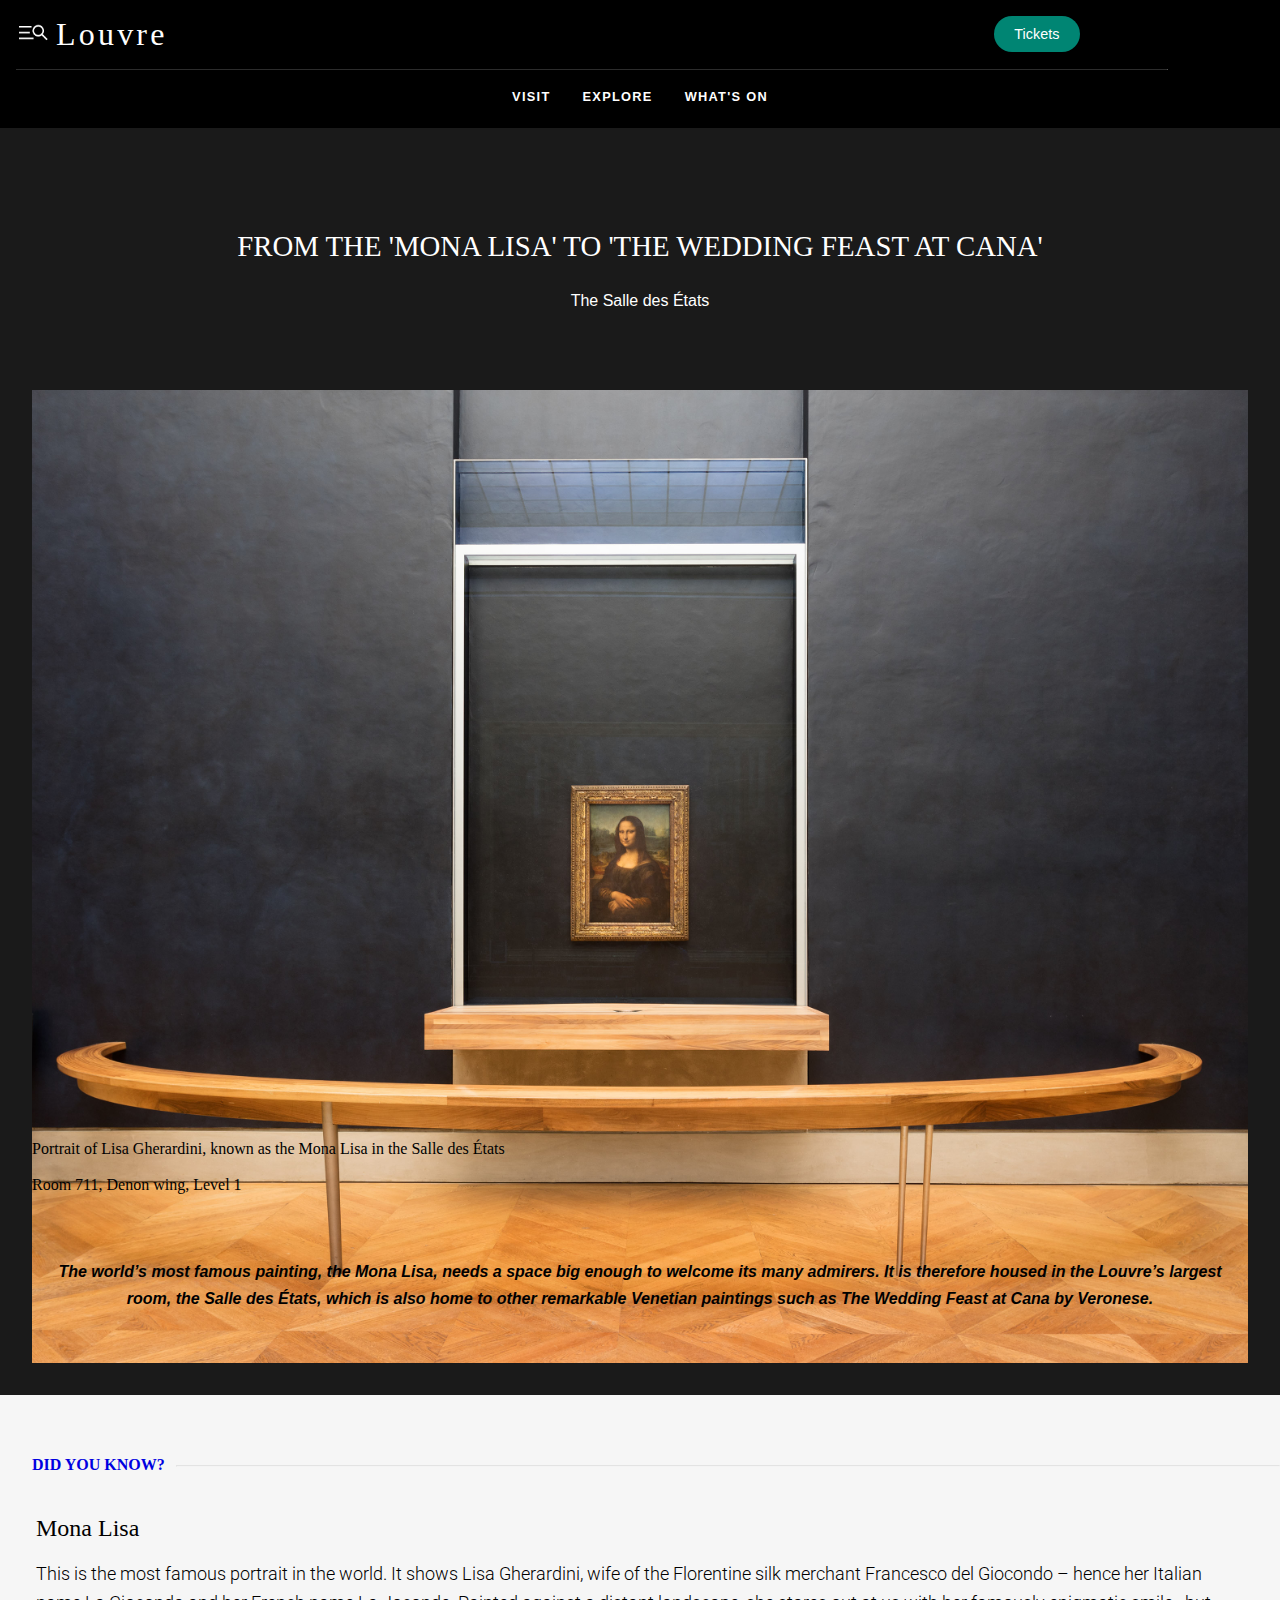
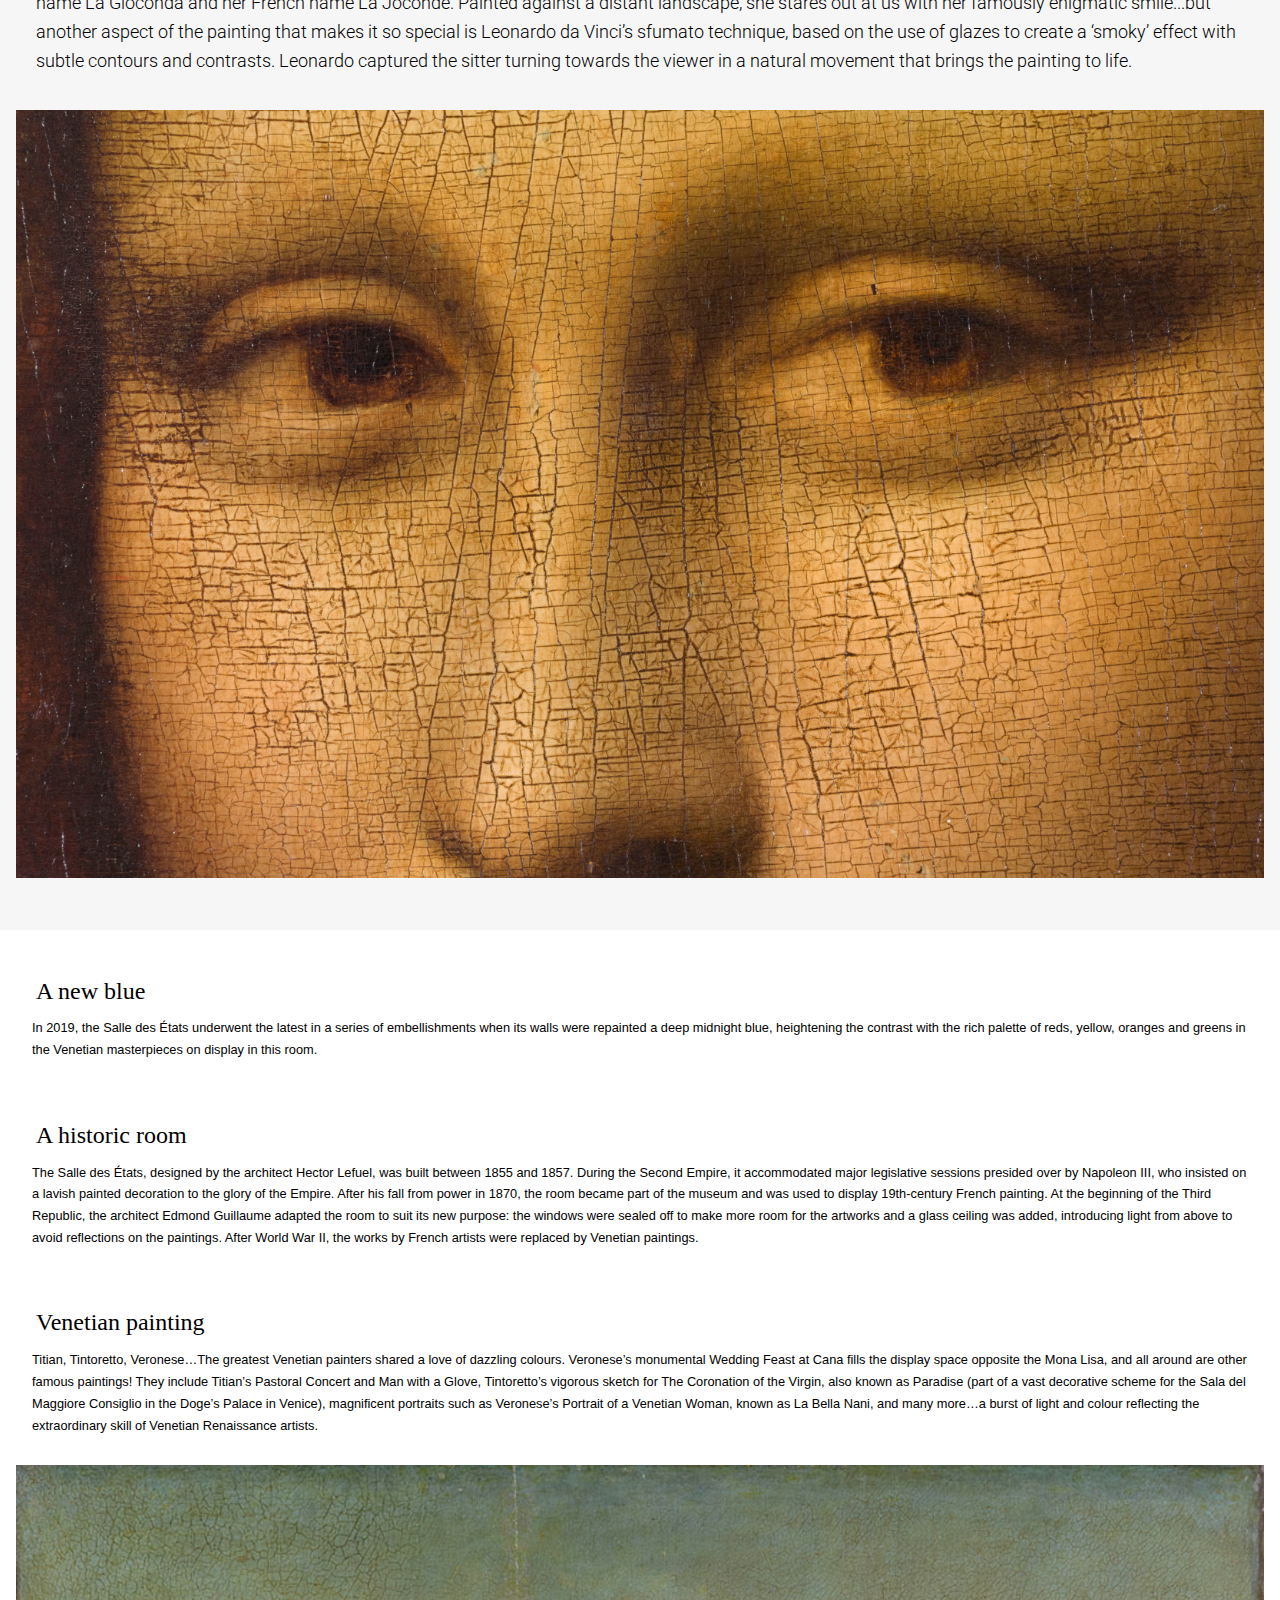
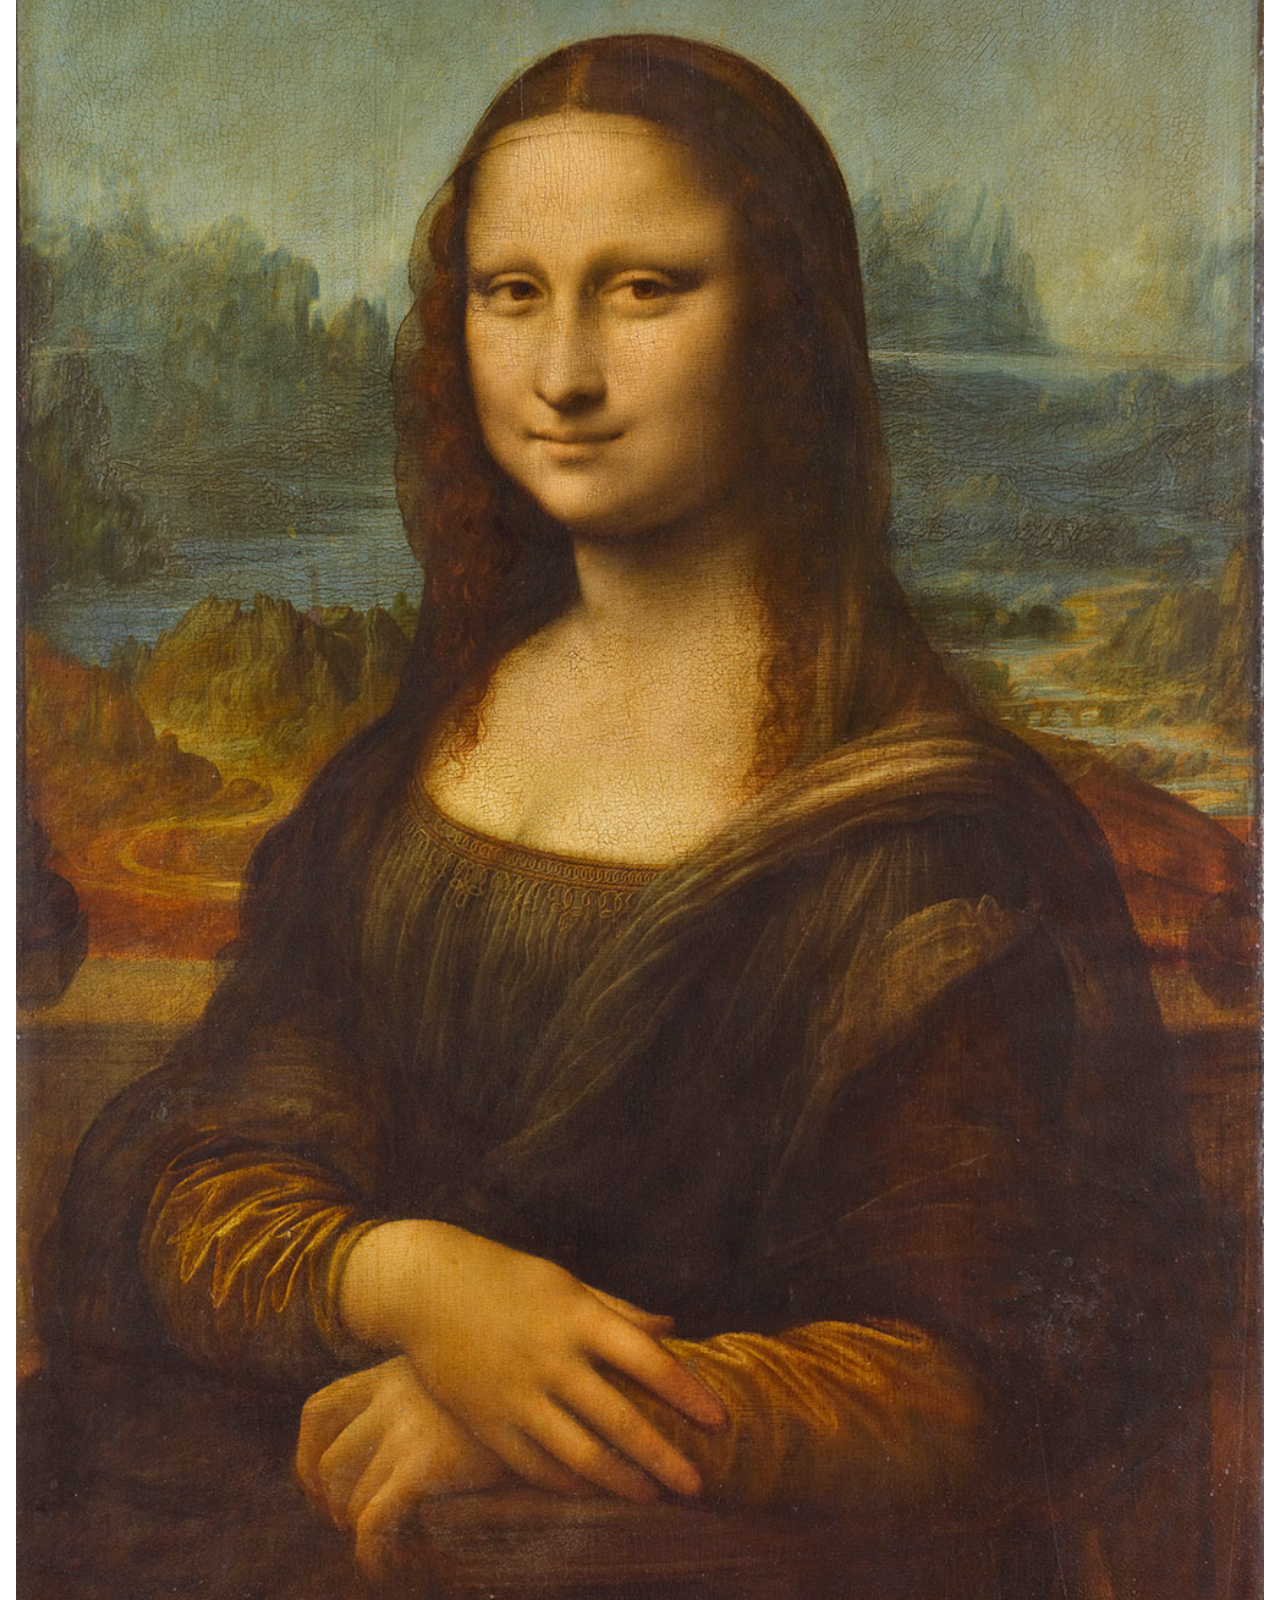
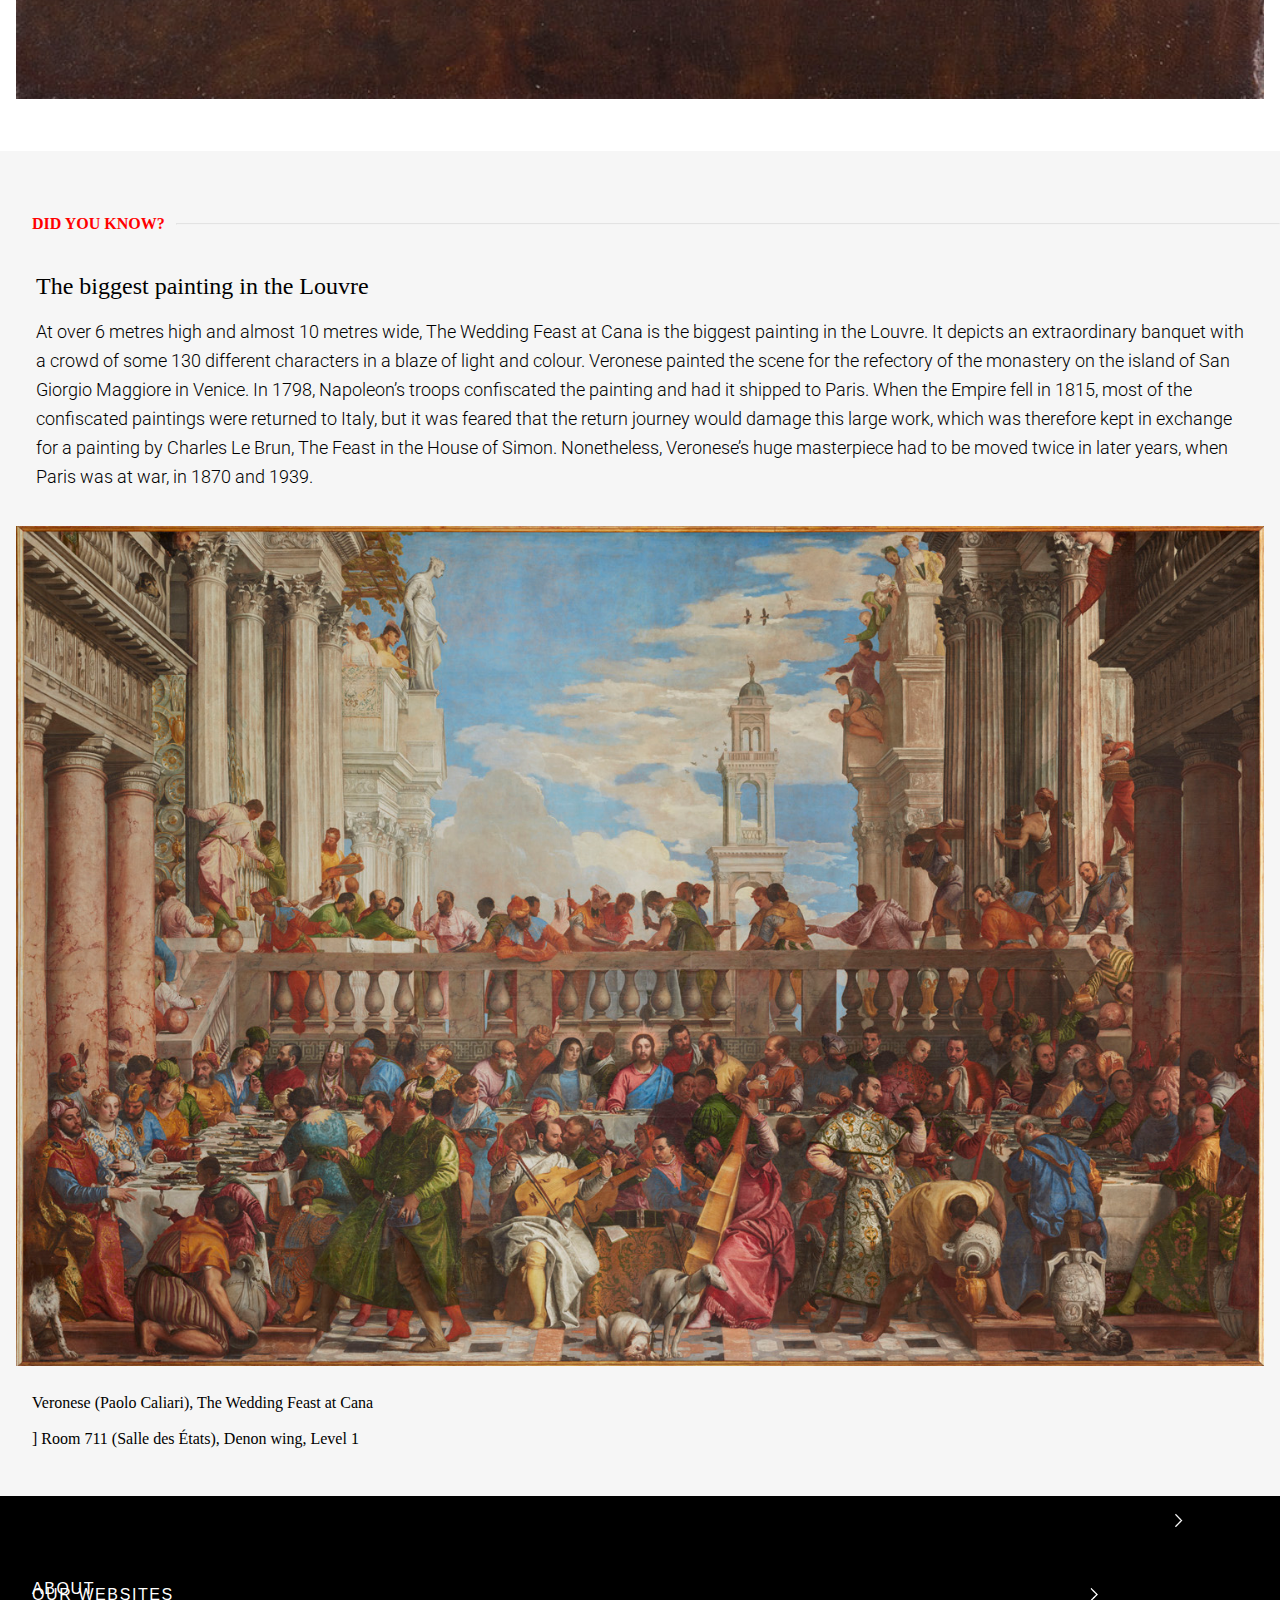
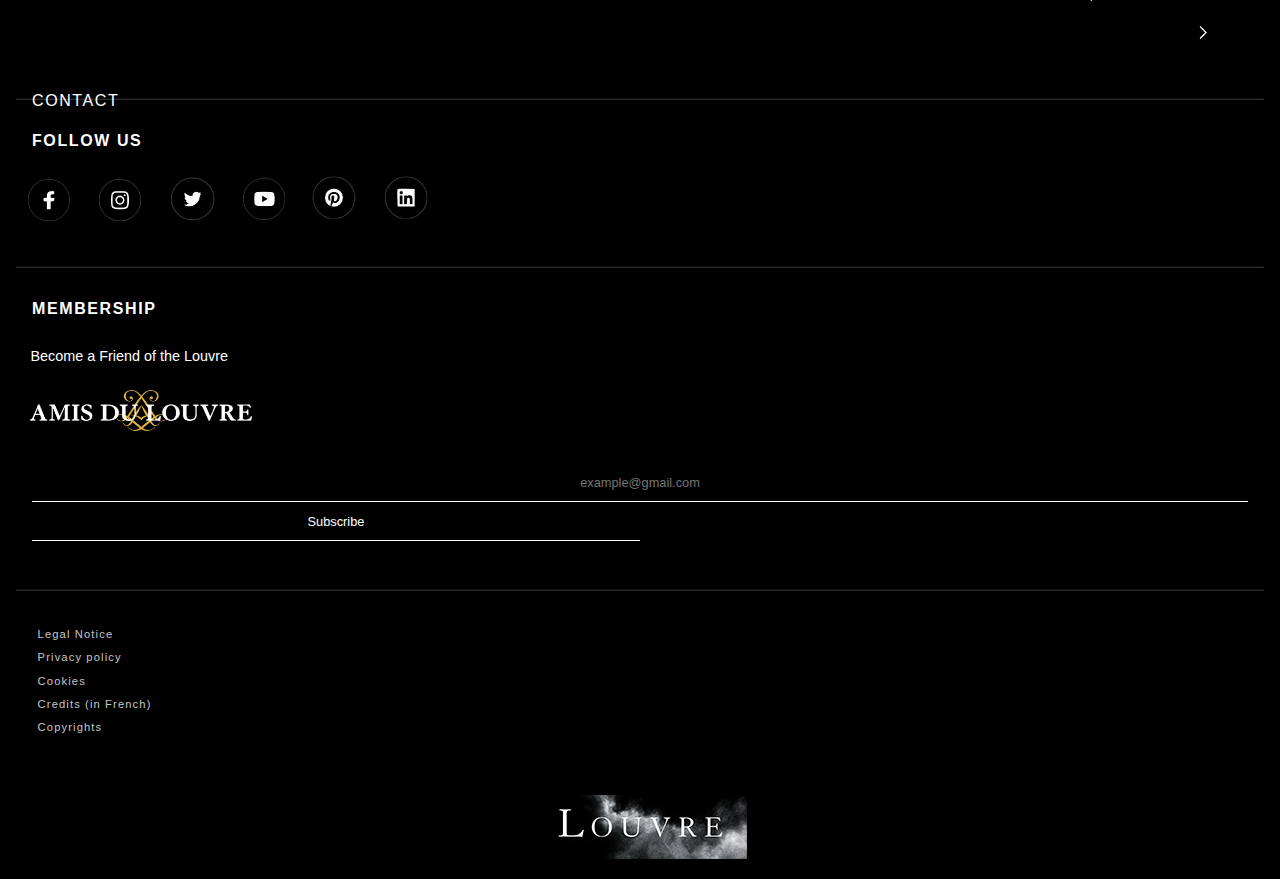
<file: monalisa.html>
<!doctype html>
<html lang="en">

<head>
	<meta charset="UTF-8">
	<meta name="Louvre" content="Glora Kwako">
	<meta name="viewport" content="width=device-width, initial-scale=1">
	<link rel="icon" type="image/svg+xml" href="images/minilogo.jpg">


	<title>Mona Lisa</title>
	<link href="https://fonts.googleapis.com/css2?family=Roboto:wght@100&display=swap" rel="stylesheet">

	<link href="styles/style.css" rel="stylesheet">
</head>

<body class="monalisa">
	<!-- hier is de hamburger menu (links boven) -->
	<header>
		<nav>
			<button class="icon">
				<img src="images/menu.png" alt="hamburger menu">
			</button>

			<ul class="menu">
				<li>
					<button class="icon-x">
						<img src="images/kruisje.png" alt="menu kruisje">
					</button>
					<!-- Bron: https://www.youtube.com/watch?v=UOGvJhvLUg0 -->
					<input type="text" placeholder="Search...">
				</li>
				<li>
					<hr>
				</li>
				<li>
					<a href="https://www.louvre.fr/en/visit">
						Visit
						<img src="images/pijl.png" alt="pijl naar rechts">
					</a>

					<a href="https://www.louvre.fr/en/explore">
						Explore
						<img src="images/pijl.png" alt="pijl naar rechts">
					</a>

					<a href="https://www.louvre.fr/en/what-s-on">
						What's on
						<img src="images/pijl.png" alt="pijl naar rechts">
					</a>
				</li>
				<li>
					<hr>
				</li>
				
				<li>
					<img src="images/paleis.jpg" alt="afbeelding paleis"> 
					<a href="https://boutique.louvre.fr/?lang=en">
						Online boutique 
					</a>
				</li>

				<li>
					<a href="https://www.louvre.fr/en/support-the-louvre">
						<img class="online" src="images/onlineb.png" alt="online boutique afbeelding">
					</a> 
					<a href="https://www.louvre.fr/en/the-louvre-in-france-and-around-the-world">
						<img class="online" src="images/onlineb2.png" alt="online boutique afbeelding">
					</a>
				</li>

				<li>
					<hr>
				</li>
				<li>
					<ul class="media">
						<li>
							<a href="https://www.facebook.com/museedulouvre">
								<img src="images/fb.png" alt="facebook">
							</a>

							<a href="https://www.instagram.com/museelouvre/">
								<img src="images/insta.png" alt="instagram">
							</a>

							<a href="https://twitter.com/museelouvre">
								<img src="images/tweet.png" alt="tweeter">
							</a>

							<a href="https://www.youtube.com/user/louvre">
								<img src="images/yt.png" alt="youtube">
							</a>

							<a href="https://www.pinterest.fr/museedulouvre/_created/">
								<img src="images/pint.png" alt="pinterest">
							</a>

							<a href="https://www.linkedin.com/company/musee-du-louvre/?originalSubdomain=fr">
								<img src="images/link.png" alt="linkedin">
							</a>
						</li>
					</ul>
				</li>
			</ul>
			<!-- navigatie balk -->
			<ul>
				<li>
					<a href="index.html">Louvre</a>
				</li>
				<li>
					<button> Tickets </button>
				</li>
			</ul>
			<hr>
			<ul>
				<li>
					<a href="https://www.louvre.fr/en/visit">VISIT</a>
				</li>
				<li>
					<a href="https://www.louvre.fr/en/explore">EXPLORE</a>
				</li>
				<li>
					<a href="https://www.louvre.fr/en/what-s-on">WHAT'S ON </a>
				</li>
			</ul>
		</nav>
	</header>

	<main>
		 <section>
			<h2>FROM THE 'MONA LISA' TO 'THE WEDDING FEAST AT CANA'</h2>
			<p>The Salle des États </p>
			<img src="images/monalisa.jpg" alt="de mona lisa">
		</section> 

		<section>
			<h4>Portrait of Lisa Gherardini, known as the Mona Lisa in the Salle des États
				<br> <br> Room 711, Denon wing, Level 1</h4>
		</section> 

		<section>
			<h4>The world’s most famous painting, the Mona Lisa, needs a space big enough to welcome its many admirers.
				It is therefore housed in the Louvre’s largest room, the Salle des États, which is also home to other
				remarkable Venetian paintings such as The Wedding Feast at Cana by Veronese. 
			</h4>
		</section> 

		<article>
			<h4>DID YOU KNOW?</h4>
			<hr>
			<h3>Mona Lisa</h3>
			<p>This is the most famous portrait in the world. It shows Lisa Gherardini, wife of the Florentine silk
				merchant Francesco del Giocondo – hence her Italian name La Gioconda and her French name La Joconde.
				Painted against a distant landscape, she stares out at us with her famously enigmatic smile...but
				another aspect of the painting that makes it so special is Leonardo da Vinci’s sfumato technique, based
				on the use of glazes to create a ‘smoky’ effect with subtle contours and contrasts. Leonardo captured
				the sitter turning towards the viewer in a natural movement that brings the painting to life. </p>
			<img src="images/monalisaeyes.jpg" alt="mona lisa ogen">
		</article> 

		<article>
			<h3>A new blue </h3>
			<p>In 2019, the Salle des États underwent the latest in a series of embellishments when its walls were
				repainted a deep midnight blue, heightening the contrast with the rich palette of reds, yellow, oranges
				and greens in the Venetian masterpieces on display in this room.</p>

			<h3>A historic room </h3>
			<p>The Salle des États, designed by the architect Hector Lefuel, was built between 1855 and 1857. During the
				Second Empire, it accommodated major legislative sessions presided over by Napoleon III, who insisted on
				a lavish painted decoration to the glory of the Empire. After his fall from power in 1870, the room
				became part of the museum and was used to display 19th-century French painting. At the beginning of the
				Third Republic, the architect Edmond Guillaume adapted the room to suit its new purpose: the windows
				were sealed off to make more room for the artworks and a glass ceiling was added, introducing light from
				above to avoid reflections on the paintings. After World War II, the works by French artists were
				replaced by Venetian paintings.</p>

			<h3>Venetian painting </h3>
			<p>Titian, Tintoretto, Veronese…The greatest Venetian painters shared a love of dazzling colours. Veronese’s
				monumental Wedding Feast at Cana fills the display space opposite the Mona Lisa, and all around are
				other famous paintings! They include Titian’s Pastoral Concert and Man with a Glove, Tintoretto’s
				vigorous sketch for The Coronation of the Virgin, also known as Paradise (part of a vast decorative
				scheme for the Sala del Maggiore Consiglio in the Doge’s Palace in Venice), magnificent portraits such
				as Veronese’s Portrait of a Venetian Woman, known as La Bella Nani, and many more…a burst of light and
				colour reflecting the extraordinary skill of Venetian Renaissance artists. </p>

			<img src="images/portret.jpg" alt="portret mona lisa">
		</article> 

		<article>
			<h4>DID YOU KNOW?</h4>
			<hr>
			<h3>The biggest painting in the Louvre</h3>
			<p>At over 6 metres high and almost 10 metres wide, The Wedding Feast at Cana is the biggest painting in the
				Louvre. It depicts an extraordinary banquet with a crowd of some 130 different characters in a blaze of
				light and colour.
				Veronese painted the scene for the refectory of the monastery on the island of San Giorgio Maggiore in
				Venice. In 1798, Napoleon’s troops confiscated the painting and had it shipped to Paris. When the Empire
				fell in 1815, most of the confiscated paintings were returned to Italy, but it was feared that the
				return journey would damage this large work, which was therefore kept in exchange for a painting by
				Charles Le Brun, The Feast in the House of Simon. Nonetheless, Veronese’s huge masterpiece had to be
				moved twice in later years, when Paris was at war, in 1870 and 1939. </p>
			<img src="images/schilderij.jpg" alt="schilderij">
			<p>Veronese (Paolo Caliari), The Wedding Feast at Cana <br> <br>] Room 711 (Salle des États), Denon wing, Level 1</p>
		</article> 
	</main>

	<footer>
		<ul>
			<li>
				<a href="https://www.louvre.fr/en/visit/museum-rules"> 
					ABOUT
					<img src="images/pijl.png" alt="pijl naar rechts">
				</a>
			</li>
			<li>
				<a href="https://presse.louvre.fr/fr/?lang=en"> 
					OUR WEBSITES
					<img src="images/pijl.png" alt="pijl naar rechts">
				</a>
			</li>
			<li>
				<a href="https://www.louvre.fr/en/contact-us"> 
					CONTACT
					<img src="images/pijl.png" alt="pijl naar rechts">
				</a>
			</li>
		</ul>

		<hr>

		<h3> FOLLOW US </h3>
		<a href="https://www.facebook.com/museedulouvre"><img src="images/fb.png" alt="facebook"></a>
		<a href="https://www.instagram.com/museelouvre/"><img src="images/insta.png" alt="instagram"></a>
		<a href="https://twitter.com/museelouvre"><img src="images/tweet.png" alt="tweeter"></a>
		<a href="https://www.youtube.com/user/louvre"><img src="images/yt.png" alt="youtube"></a>
		<a href="https://www.pinterest.fr/museedulouvre/_created/"><img src="images/pint.png" alt="pinterest"></a>
		<a href="https://www.linkedin.com/company/musee-du-louvre/?originalSubdomain=fr"><img src="images/link.png"
				alt="linkedin"></a>
		<hr>

		<h3> Membership</h3>
		<p>Become a Friend of the Louvre</p>
		<img class="submit-img" src="images/submit.png" alt="Amis du louvre">

		<form>
			<input type="email" placeholder="example@gmail.com" autocomplete="off" required>
			<input type="submit" value="Subscribe">
		</form>

		<hr>

		<ul>
			<li><a href="https://www.louvre.fr/en/legal-information-and-terms-of-use"> Legal Notice </a></li>
			<li><a href="https://www.louvre.fr/en/data-protection-policy"> Privacy policy </a></li>
			<li><a href="https://www.louvre.fr/en/cookie-management-and-policy"> Cookies </a></li>
			<li><a href="https://www.louvre.fr/credits"> Credits (in French) </a></li>
			<li><a href="https://www.louvre.fr/en"> Copyrights </a></li>
		</ul>

		<img src="images/louvre.jpg" alt="louvre">

	</footer>
    
	<script src="scripts/script.js"></script>

</body>

</html>
</file>
<file: styles/style.css>
/* ------------------- ALGEMENE CUSTOM OPMAAK ------------------- */

/* CSS Document  */
*, *::after, *::before {
  box-sizing:border-box;  
  margin: 0%;
  padding: 0%
}


/* shortcuts */
:root{
  --p-padding: 2em;
  --decoration: none;
  --list: none;
  --border:none;

  --border-color:grey;
  --border-color2:rgba(128, 128, 128, 0.349);

  --color:#ffffff;
  --color2:white;
  --color3:#909090;
  --color4: #000000;

  --background-color:#000000;
  --background-color2:#f6f6f6;
  --background-color3:#008573;
  --background-color4:#1a1a1a;

  --font-familyBold: Arial, Helvetica, sans-serif;
}





/*************************************************************************************/
/* ******************************* Hamburger menu ********************************** */
/*************************************************************************************/

/* buttonOpen opmaak */
header nav > button{
  margin: .5em .5em 0;
  background: none;
  border: none;
}

/* buttonClose opmaak */
header .menu .icon-x {
  margin: -1em -0.8em 0em;
  background: none;
  border: none;
}

/* grote van hamburger menu img */
header button > img{
  width: 4em;
}


/* ------ IN HAMBURGER MENU ------ */

/* in hamburger menu , vormgeving */
.menu {
  opacity: 0;
  transform: translateX(-100%);
  transition: all 0.3s ease-in-out;
  position: fixed;
  right: 0;
  left: 0;
  top: 0;
  bottom: 0; 

  background-color: var(--background-color4);
  width: 100%;
  z-index: 1;
}

.visible {
  opacity: 1;
  transform: translateX(0%);
  transition: all 0.3s ease-in-out;

  /* scrollbar bron: louvre website */
  height: 100%;
  overflow-x: hidden;
  overflow-y: auto;
}


/* search bar */
.menu li > input{
  width: 100%;
  padding: 1.7em; 
  border-radius: .3em;
  border:var(--border);
}


/* hamburger menu tekst vormgeving  */
.menu a{
  height: 3em;
  font-family: var(--font-familyBold);
  color: var(--background-color2);
  text-decoration: var(--decoration);
}

/* alle li vormgeving in hamburger menu*/
.menu li {
  margin: 1em;
  list-style: var(--list);
}

/* de 3 teksten (V,E,W) in de hmaburger menu vormgeving */
.menu li:nth-of-type(3) {
  display: flex;
  flex-direction: column;
  font-size: 1.4em;
  padding: .5em;
}

/* grote img "pijlen" */
.menu li:nth-of-type(3) img{
  position: relative;
  top: -2em;
  width: 2.3em;
  margin-left: 85%;
}


/* "online boutique" opmaak*/
.menu li:nth-of-type(5) img{
  width: 95%;
  margin: 0em .4em -1em;
  padding: 1em;
  border-radius: 1.5em;
  opacity: 75%;
}

.menu li:nth-of-type(5) a{
  display: flex;
  align-items: center;
  position: relative;
  top: -4em;
  padding: 2em;
  width: 45%;
}

/* "S,T" opmaak*/
.menu li:nth-of-type(6) img{
  width: 100%;
  padding: 0em 1em 0em;
  position: relative;
  top: -3em;
}

/* grote van img */
.media img{
  width: 4.5em;
}





/*************************************************************************************/
/* ************************* Header - Navigatie menu ******************************* */
/*************************************************************************************/

/* header vormgeving (kleur + lengte) */
header nav {
  position: fixed;
  background-color:var( --background-color);
  width: 100%;
  height: 8em;
  z-index: 1;
  transition: 0.5s;
}

/* 1e stuk navigatiebalk "titel + button" opmaak */
header ul:nth-of-type(2){
  position: relative;
  left: 3.5em;
  bottom: 2.5em; 
  display: flex;

  justify-content: space-between;
  width: 80%;
  list-style:var(--list);
}

/* 1e stuk navigatiebalk titel opmaak */
header ul:nth-of-type(2) a{
  font-size: 2em;
  letter-spacing: .1em;
  color: var(--color2);
  text-decoration: var(--decoration);
}

/* 1e stuk navigatiebalk button "tickets" opmaak */
header ul:nth-of-type(2) button:first-of-type{
  font-size: .9em;
  padding: .7em;
  border-radius: 2em;
  width: 6em;
  
  color: var(--color);
  border:var(--border);
  background-color: var(--background-color3);
}

/* hr vormgeving */
header hr{
  width: 90%;
  margin-top: -1.5em;
  margin-left: 1em;

  border-bottom: 0em;
  border-color: var(--border-color);
} 


/* 2e stuk navigatiebalk tekst opmaak*/
header ul:nth-of-type(3){
  display: flex;
  justify-content: center;
  font-size: .8em;
  font-weight: bold;
  gap: 2.5em;
  padding: 1.5em;
}

/* 2e stuk navigatiebalk "V,E,W" font */
header ul:nth-of-type(3) a{
  letter-spacing: .1em;
  font-family: Arial, Helvetica, sans-serif;
  color: var(--color2);
  text-decoration: var(--decoration);
}





/*************************************************************************************/
/* *********************** Main - section 1: Video ********************************* */
/*************************************************************************************/

/* video background opmaak */
.homepage section:first-of-type {
  background-color:var(--background-color2);
}

/* video stijling opmaak */
.homepage section:nth-of-type(1) video{
  width: 100%;
  height: 99vh;
  object-fit: cover;
}

/* hoofdtekst h2 (escape with...) */
.homepage section:nth-of-type(1) h2{
  position: absolute;
  text-align: center;
  bottom: 8em;
  padding: 1.5em;
  color:white; 
  width: 100%;
  font: 500 1.88em/1.27 LouvreSerif,Georgia,Times New Roman,serif;
}

/* main button (book tickets) */
.homepage section:nth-of-type(1) button{
  position: absolute;
  top: 55%;
  left: 50%;
  transform: translate(-50%, 50%);

  background-color: #008573;
  color: white;
  font-size: 1em;
  padding: .7em;
  border-radius: 2em;
  width: 8em;
  border:var(--border);
}





/*************************************************************************************/
/* *********************** Main - section 2: COVID-19 ****************************** */
/*************************************************************************************/

/* "info covid-19" background opmaak */
.homepage section:nth-of-type(2){
  background-color:#f6f6f6 ;
}

/* "info covid-19" img opmaak */
.homepage section:nth-of-type(2) img{
  width: 3em;
  height: 2.5em;
}

/* "info covid-19" hoofdtekst h3*/
.homepage section:nth-of-type(2) h3{
  display: flex;
  align-items: center;
  gap: 1em;
  padding: 4em 3em 0em;
  font: 1em/1.5 'Montserrat',Verdana,sans-serif;
}

/* "time-slot.... " tekst opmaak */
.homepage section:nth-of-type(2) p{
  font: 400 1em/1.56 Roboto,Open Sans,Arial,Helvetica,sans-serif;
  font-weight: bolder;
  margin: 0.7em;
  padding: 2em 2em 1em;
}

/* "Find out more.." link */
.homepage section:nth-of-type(2) a{
  padding: 3em;
  color: var(--color4);
  font: .8em/1 'Montserrat',Verdana,sans-serif;
}

/* "hr opmaak" */
.homepage section:nth-of-type(2) hr:nth-of-type(1){
  margin-top: 4em;
  border-bottom: 0em;
  border-color: var(--border-color2);
}






/*************************************************************************************/
/* ************************ Main - section 3: HIGHLIGHTS *************************** */
/*************************************************************************************/

/* "highlights...." hoofdtekst */
.homepage section:nth-of-type(3) h2 {
  padding: 2em;
  font: 2em 'LouvreSerif',Georgia,Times New Roman,serif;
}

/* "scroll gallery" bron: flexbox oefening*/
.homepage section:nth-of-type(3) ul{
  display: flex;
  overflow: auto;
  height: 70vh;
  width: 100%;
  list-style:var(--list);
}

/* "scroll gallery" img vormgeving*/
.homepage section:nth-of-type(3) li img{
  width: 19em; 
  height: 69vh;
  border-radius: 1.3em;
  padding: 0.7em;
}

/* tekst h4 op img "highlights...."*/
.homepage section:nth-of-type(3) h4{
  position: relative;
  bottom: 10em; 
  padding: 0em 2.9em 0em;
  font-size: 1em;
  letter-spacing: .1em;
  text-transform: uppercase;
  font-family: Arial, Helvetica, sans-serif;
  color: var(--color2);
}


/* tekst middelste stuk op img "link naar 2e pagina" */
.homepage section:nth-of-type(3) a{
  display: flex;
  position: relative;
  bottom: 7.5em; 
  font-size: 1.2em;
  padding: 0em 2.5em 0em;
  color: var(--color2);
  text-decoration: var(--decoration);
}

/* tekst h5 laatste stuk op img l"highlights...."*/
.homepage section:nth-of-type(3) h5{
  position: relative;
  bottom: 9.5em; 
  padding: 0em 3.7em 0em;
  color: var(--color2);
  font: .8em LouvreSerif,Georgia,Times New Roman,serif; 
}


/* welcome to.. hoofdtekst  */
.homepage section:nth-of-type(3) h3{
  font: 0.875em	 'Montserrat',Verdana,sans-serif;
  font-weight: bold;
  padding: 5em 3em 1em;
  letter-spacing: .13em;
}

/* welcome to.. p element*/
.homepage section:nth-of-type(3) p{
  font-family:'EB Garamond',Georgia,Times New Roman,serif;
  font-size: 1.2em;
  line-height: 1.7em;
  padding: 1.3em 2em 5em;
  color: var(--color3);
}

/* welcome to.. p element, dik gedrukt */
strong{
  color: #000000;
}





/*************************************************************************************/
/* ************************* Main - section 4 (scroll) ***************************** */
/*************************************************************************************/

/* h2 tekst in scroll verstopt*/
.scroll h2{
  opacity: 0;
}

/* background img (Bron: Daan studentassistent)*/
.scroll{
  background-image: url("../images/mainimg.jpg");
  background-repeat: no-repeat;
  background-size: cover;
  background-attachment: fixed;
  width: 100%;
  height: 50vh;
}





/*************************************************************************************/
/* ************************* Main - section 4 (gallery) ***************************** */
/*************************************************************************************/

/* gallery opmaak Bron:https://www.youtube.com/watch?v=zgXHgKad7N0 */
.container{
  background-color:var( --background-color);
}

/* hoofdtekst gallery h2 */
.titel h2{
  font-size: 2.1em;
  font-weight: lighter;
  padding: 1.5em;
  color:var(--color2); 
}

/* gallery img opmaak */
.image_gallery{
  padding: 1em;
  display: grid;
  grid-template-columns: 1fr 1fr;
  grid-row-gap: 1em;
  grid-column-gap: 1em;
}

/* img lengte en breedte  */
div img{
  height: 100%;
  width: 100%;
}

/* button explore.. */
.container button{
  position: relative;
  left: 50%;
  bottom: 9em;
  transform: translate(-50%, 50%);
 
  font-size: 1em;
  padding: .7em;
  width: 8em;
  border-radius: 2em;
  border: var(--border);
  background-color: var(--background-color2);
}





/*************************************************************************************/
/* ******************************* Footer  ******************************************* */
/*************************************************************************************/

/* footer opmaak */
footer{
  padding: 0.1em 1em 1em;
  /* padding:var(--p-padding); */
  background-color:var( --background-color);
}

/* tekst plaatsing "A,O,C"  */
footer ul:first-of-type li {
  margin: 2em 0em 0em; 
}

/* pijlen bij "A,O,C" in footer */
footer ul:first-of-type img {
  position: relative;
  top: -2.5em;
  width: 2.3em;
  margin-left: 85%;
}

/* tekst opmaak "A,O,C" */
footer ul:first-of-type li a{
  font-family: Arial, Helvetica, sans-serif;
  letter-spacing: .1em;
  font-weight: lighter;
  text-transform: uppercase;

  padding: 1em;
  color: var(--color);
  text-decoration: var(--decoration);
}

footer ul:first-of-type li {
  height: 1.5em;
}


/* follow us.. tekst opmaak */
footer h3{
  font-family: Arial, Helvetica, sans-serif;
  letter-spacing: .1em;
  font-size: 1em;
  
  text-transform: uppercase;
  padding: 2em 1em 1em;
  color: var(--color);
}


/* formulier */
footer p{
  color: var(--color);
  font-family: Arial, Helvetica, sans-serif;
  font-size: .9em;
  padding: 1em;
}

footer .submit-img{
  width: 100%;
  max-width: 250px;
  padding: 0em 0.9em 0em;
}

footer form {
  padding: 1em;
}

footer input{
  background: transparent;
  border: var(--border);
  border-bottom: .1em solid;
  padding: 1em 0 .8em;
  text-align: center;
  font-size: .8em;
  outline: none;
  color: var(--color);
}

footer input:first-of-type{
  width: 100%;
}

footer input:nth-of-type(2){
  width: 50%;
} 


/* social media links/icons */
footer a img{
  width: 4.2em;
}

/* hr opmaak */
footer hr{
  margin: 2em 0em 0em;
  border-color: var(--border-color2);
}

/* plaatsing legal.. in footer */
footer ul:nth-of-type(2){
  padding: 2em 1em 3.5em;
}

/* laatste tekst stuk in footer*/
footer ul:nth-of-type(2) li{
  font-size: .7em;
  letter-spacing: .1em;
  padding: .5em;
  font-family: Arial, Helvetica, sans-serif;
}

footer ul:nth-of-type(2) li a{
  color: #c6c6c6;;
  text-decoration: var(--decoration);
}

/* laatste img in footer */
footer img{
  width: 100%;
  height: 4em;
  object-fit: contain;
}





/*************************************************************************/
/* ******************** MonaLisa - main section 1 ********************** */
/*************************************************************************/

/* main section 1 vormgeving */
.monalisa section:first-of-type{
  display: grid;
  height: 100vh;
  background-color: var(--background-color4);
}

/* titel h2 vormgeving */
.monalisa section:nth-of-type(1) h2:first-of-type{
  font: 1.8em LouvreSerif,Georgia,Times New Roman,serif;
  text-align: center;
  padding: 8em 1em 1em;
  color: var(--color);
}

/* eerste p tekst bij section 1 vormgeving*/
.monalisa section:nth-of-type(1) p:first-of-type{
  font-family: Arial, Helvetica, sans-serif;
  text-align: center;
  padding: 0em 0em 3em;
  color: var(--color);
}

/* img bij begin scherm */
.monalisa section:nth-of-type(1) img:first-of-type{
  width: 100%;
  min-height: 65vh;
  padding: 2em;
  background-color: var(--background-color4);
}

/* laatste p tekst bij section 2 */
.monalisa section:nth-of-type(2) h4:nth-of-type(1){
 font-size: 1em;
 font-weight: lighter;
 padding: 15em 2em 3em; 
}

/* p tekst bij section 3  */
.monalisa section:nth-of-type(3) h4:nth-of-type(1){
  font-family: Arial, Helvetica, sans-serif;
  text-align: center;
  font-weight: bold;
  font-style: italic;
  line-height: 1.7em;
  padding: 1em 2.5em 5em;
}




/*************************************************************************/
/* ******************** MonaLisa - article 1 ********************** */
/*************************************************************************/

/* opmaak article 1 */
.monalisa article:first-of-type{
  background-color: var(--background-color2);
}

.monalisa article:nth-of-type(3){
  background-color: var(--background-color2);
}

.monalisa article:first-of-type h4:first-of-type{
  position: relative;
  top: 2em;
  color: #0000e0;
  padding: var(--p-padding);
}

.monalisa article hr{
  margin-top: -0.6em;
  margin-left: 11em;
  opacity: 20%;
}


.monalisa article h3{
  font-size: 1.5em;
  font-weight: lighter;
  padding: 2em 1.5em 0em;
}

.monalisa article:first-of-type p:first-of-type{
  padding: 1em 2em 1em;
  font-size: 1.3em;
  font-weight: bold;
  font: 300 18px/1.61 Roboto,Open Sans,Arial,Helvetica,sans-serif;
}

/* image styling */
.monalisa article:first-of-type img{
  width: 100%; 
  padding: 1em 1em 3em ;
  height: 100% ;
}





/*************************************************************************/
/* ********************* article a new blue  *************************** */
/**************************************************************************/

.monalisa article:nth-of-type(2) p{
  font-family: Arial, Helvetica, sans-serif;
  font-weight: lighter;
  font-size: .8em;
  padding: 1em 2.5em 1em;
  line-height: 1.7em;
}

/* image styling */
.monalisa article:nth-of-type(2) img{
  width: 100%; 
  padding: 1em 1em 3em ;
  height: 100% ;
}





/*************************************************************************/
/* ****************************** did you know (red) *************************** */
/**************************************************************************/

/* opmaak article 2 */
.monalisa article:nth-of-type(3) h4{
  position: relative;
  top: 2em;
  color: red;
  padding: var(--p-padding);
}

.monalisa article:nth-of-type(3) p:first-of-type{
  padding: 1em 2em 1em;
  font-size: 1.3em;
  font-weight: bold;
  font: 300 18px/1.61 Roboto,Open Sans,Arial,Helvetica,sans-serif;
}

/* image styling */
.monalisa article:nth-of-type(3) img{
  width: 100%; 
  padding: 1em 1em 1.5em ;
  height: 100% ;
}

.monalisa article:nth-of-type(3) p:nth-of-type(2) {
  font-size: 1em;
  font-weight: lighter;
  padding: 0em 2em 3em; 
}
</file>
